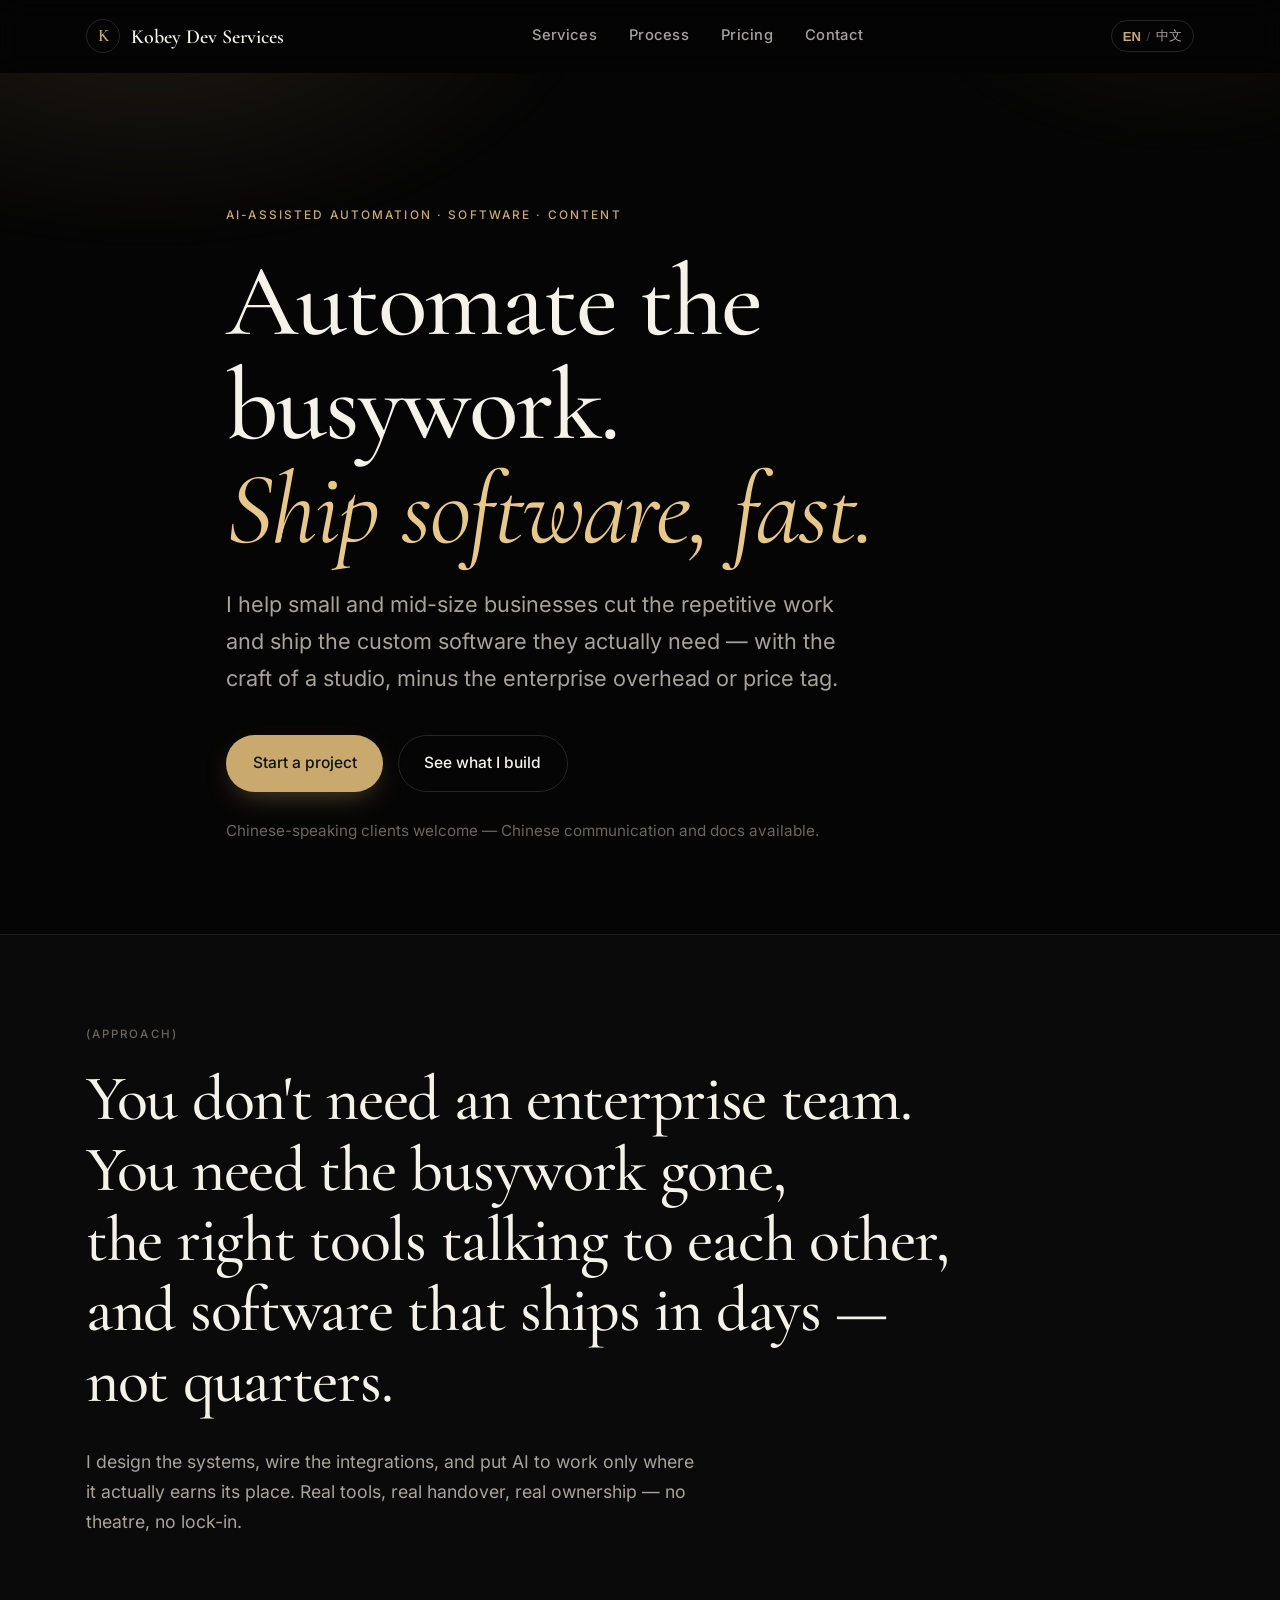
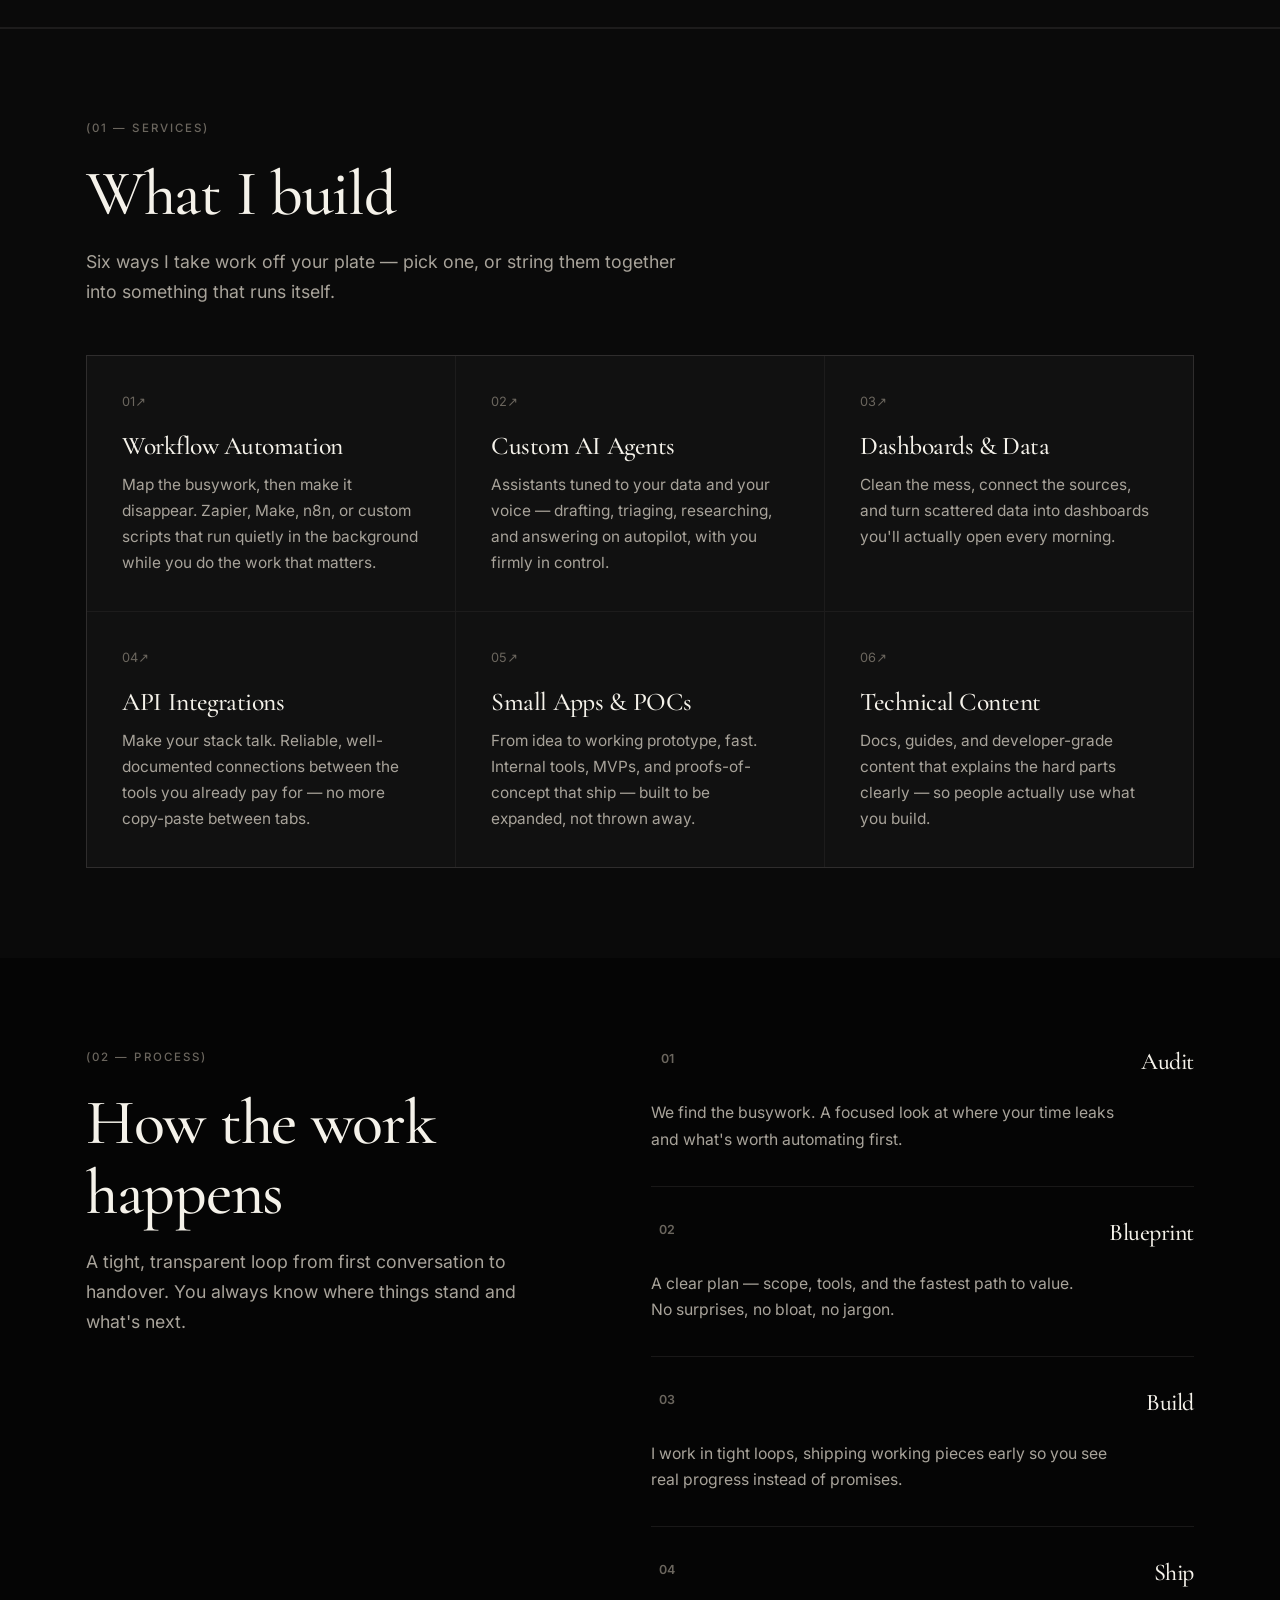
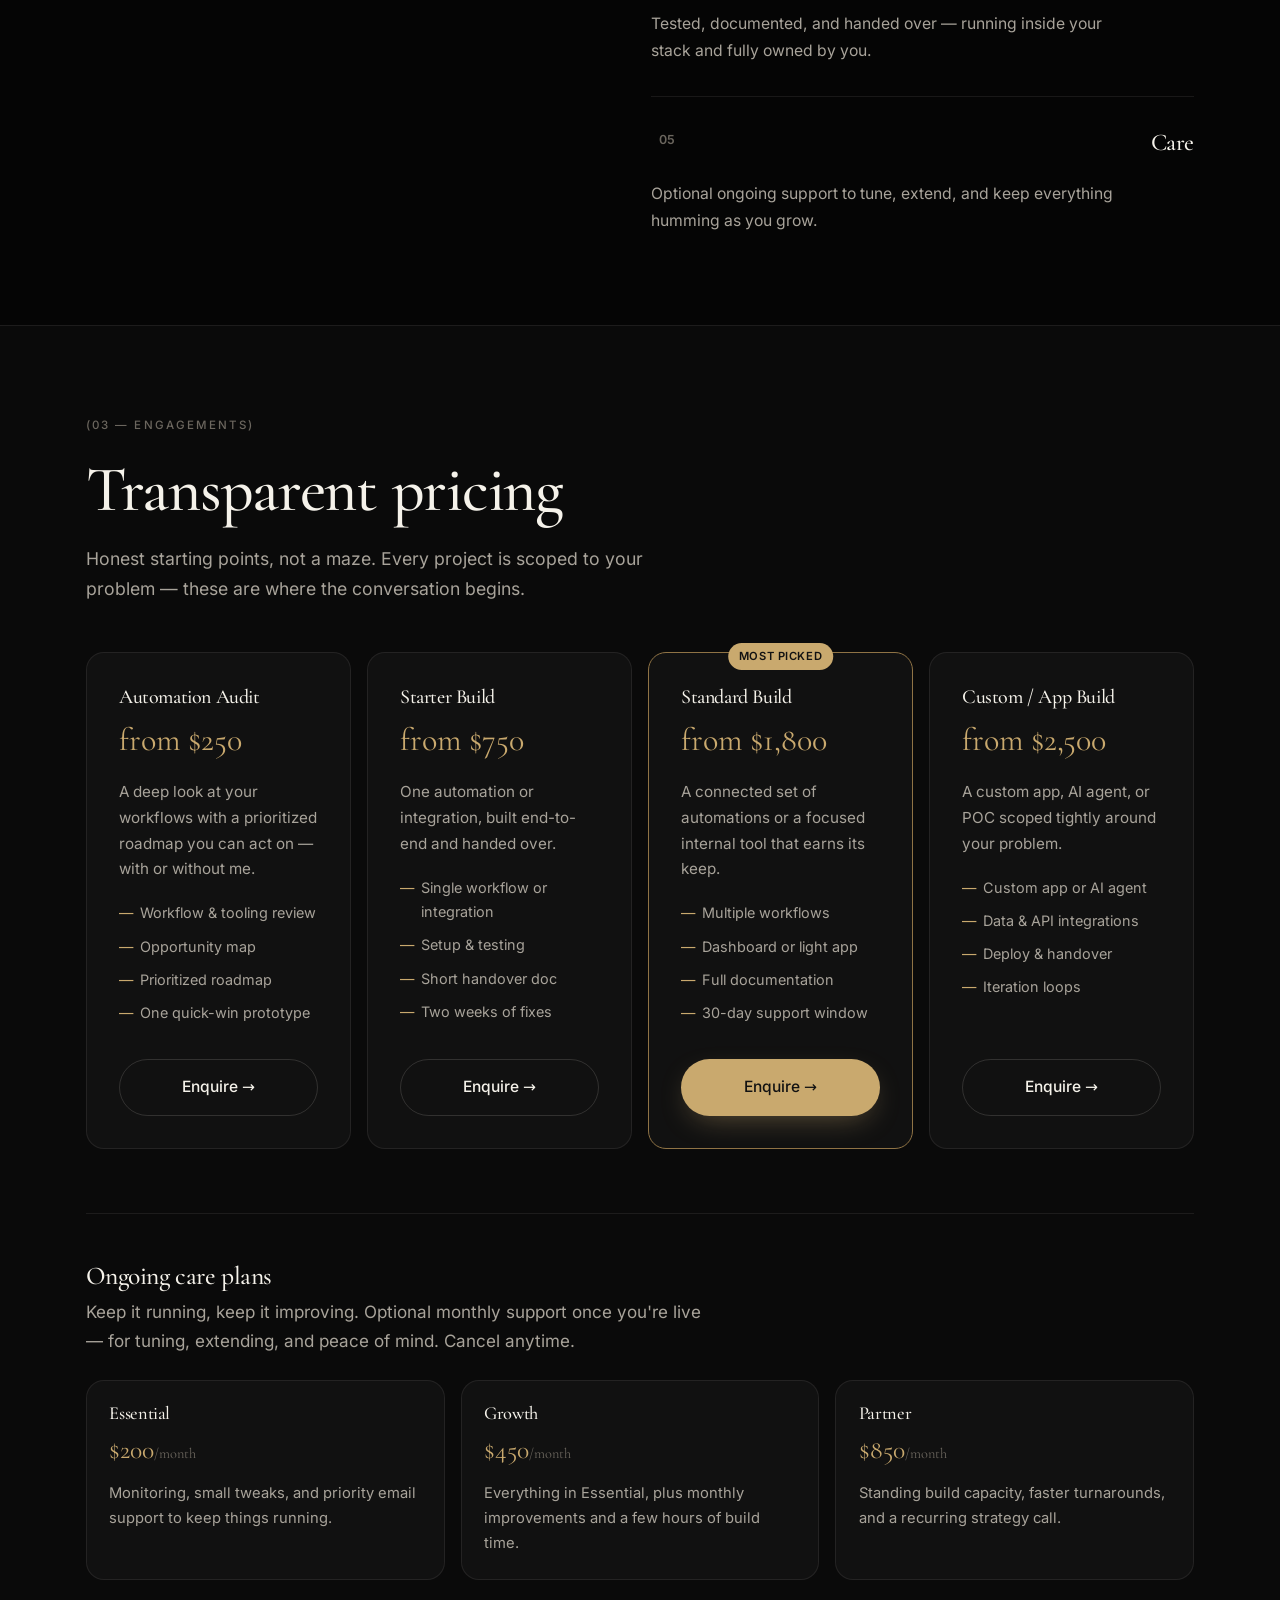
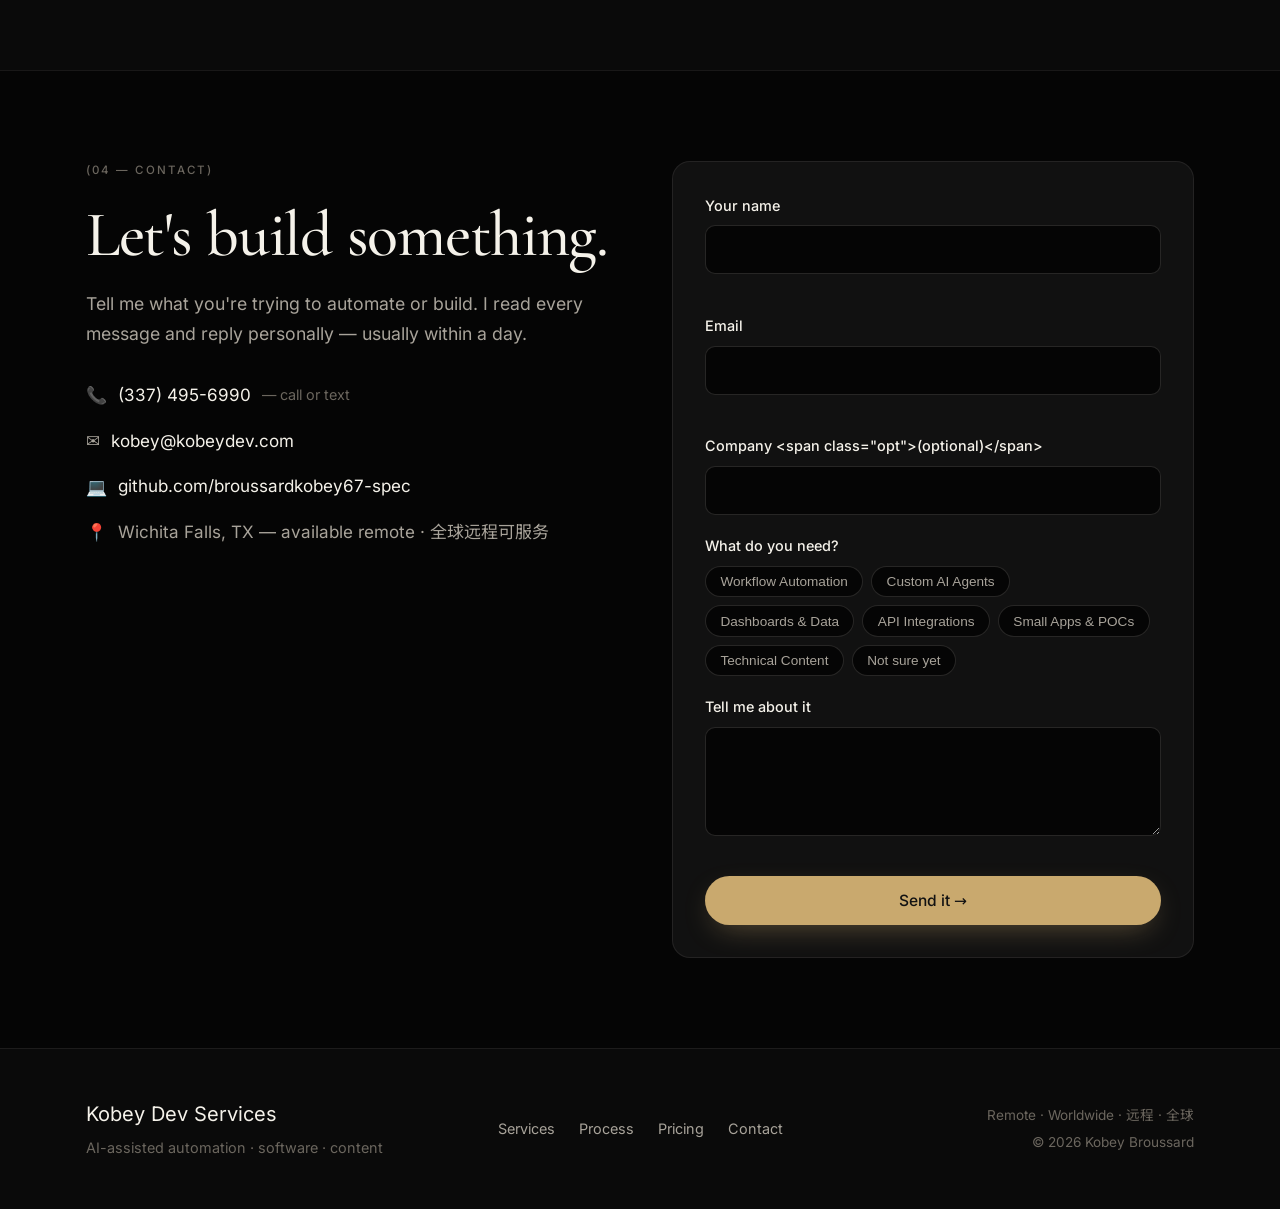
<file: index.html>
<!DOCTYPE html>
<html lang="en">
<head>
  <meta charset="UTF-8" />
  <meta name="viewport" content="width=device-width, initial-scale=1.0" />
  <script>
    /* Canonical-domain redirect: send the Firebase default domains to kobeydev.com.
       Exact host match leaves preview channels (kobeydev--*.web.app) and the apex untouched. */
    (function () {
      var h = location.hostname;
      if (h === "kobeydev.web.app" || h === "kobeydev.firebaseapp.com") {
        location.replace("https://kobeydev.com" + location.pathname + location.search + location.hash);
      }
    })();
  </script>
  <title>Kobey Dev Services — Automate the busywork. Ship software, fast.</title>
  <meta name="description" content="Kobey Dev Services — AI-assisted automation, custom software, and content operations for small and mid-size businesses. Serving US and Chinese-speaking clients." />
  <meta name="author" content="Kobey Broussard" />
  <meta name="keywords" content="web developer, AI automation, AI agents, business websites, freelance developer, workflow automation, Chinese developer, bilingual developer, Python, JavaScript, Wichita Falls TX" />
  <meta name="robots" content="index, follow, max-image-preview:large" />
  <meta name="theme-color" content="#050505" />
  <link rel="canonical" href="https://kobeydev.com/" />

  <!-- Hreflang -->
  <link rel="alternate" hreflang="en" href="https://kobeydev.com/?lang=en" />
  <link rel="alternate" hreflang="zh" href="https://kobeydev.com/?lang=zh" />
  <link rel="alternate" hreflang="x-default" href="https://kobeydev.com/" />

  <!-- Open Graph -->
  <meta property="og:title" content="Kobey Dev Services — Automate the busywork. Ship software, fast." />
  <meta property="og:description" content="AI-assisted automation, custom software, and content operations for small and mid-size businesses. Serving US and Chinese-speaking clients." />
  <meta property="og:type" content="website" />
  <meta property="og:url" content="https://kobeydev.com/" />
  <meta property="og:site_name" content="Kobey Dev Services" />
  <meta property="og:locale" content="en_US" />
  <meta property="og:image" content="https://kobeydev.com/assets/og-image.png" />
  <meta property="og:image:width" content="1200" />
  <meta property="og:image:height" content="630" />
  <meta property="og:image:alt" content="Kobey Dev Services — websites, automation & AI agents that do real work." />

  <!-- Twitter Card -->
  <meta name="twitter:card" content="summary_large_image" />
  <meta name="twitter:title" content="Kobey Dev Services — Automate the busywork. Ship software, fast." />
  <meta name="twitter:description" content="AI-assisted automation, custom software, and content operations for small and mid-size businesses." />
  <meta name="twitter:image" content="https://kobeydev.com/assets/og-image.png" />

  <link rel="icon" href="assets/favicon.svg" type="image/svg+xml" />
  <link rel="apple-touch-icon" href="assets/apple-touch-icon.png" />

  <!-- Fonts: self-hosted Latin fonts inlined to remove a render-blocking request; Chinese fonts loaded only when language is zh -->
  <style>
    /* Self-hosted Latin fonts (OFL-licensed). */
    @font-face {
      font-family: 'Cormorant Garamond';
      font-style: italic;
      font-weight: 400;
      font-display: swap;
      src: url('assets/fonts/cormorant-italic-subset.woff2') format('woff2');
      unicode-range: U+21-22, U+24-29, U+2c-3b, U+3f-5b, U+5d, U+61-7a, U+b7, U+2013-2014;
    }
    @font-face {
      font-family: 'Cormorant Garamond';
      font-style: normal;
      font-weight: 400;
      font-display: swap;
      src: url('assets/fonts/cormorant-normal-subset.woff2') format('woff2');
      unicode-range: U+21-22, U+24-29, U+2c-3b, U+3f-5b, U+5d, U+61-7a, U+b7, U+2013-2014;
    }
    @font-face {
      font-family: 'Cormorant Garamond';
      font-style: normal;
      font-weight: 500;
      font-display: swap;
      src: url('assets/fonts/cormorant-normal-subset.woff2') format('woff2');
      unicode-range: U+21-22, U+24-29, U+2c-3b, U+3f-5b, U+5d, U+61-7a, U+b7, U+2013-2014;
    }
    @font-face {
      font-family: 'Cormorant Garamond';
      font-style: normal;
      font-weight: 600;
      font-display: swap;
      src: url('assets/fonts/cormorant-normal-subset.woff2') format('woff2');
      unicode-range: U+21-22, U+24-29, U+2c-3b, U+3f-5b, U+5d, U+61-7a, U+b7, U+2013-2014;
    }
    @font-face {
      font-family: 'Cormorant Garamond';
      font-style: normal;
      font-weight: 700;
      font-display: swap;
      src: url('assets/fonts/cormorant-normal-subset.woff2') format('woff2');
      unicode-range: U+21-22, U+24-29, U+2c-3b, U+3f-5b, U+5d, U+61-7a, U+b7, U+2013-2014;
    }
    @font-face {
      font-family: 'Inter';
      font-style: normal;
      font-weight: 400;
      font-display: swap;
      src: url('assets/fonts/UcC73FwrK3iLTeHuS_nVMrMxCp50SjIa1ZL7.woff2') format('woff2');
      unicode-range: U+0000-00FF, U+0131, U+0152-0153, U+02BB-02BC, U+02C6, U+02DA, U+02DC, U+0304, U+0308, U+0329, U+2000-206F, U+20AC, U+2122, U+2191, U+2193, U+2212, U+2215, U+FEFF, U+FFFD;
    }
    @font-face {
      font-family: 'Inter';
      font-style: normal;
      font-weight: 500;
      font-display: swap;
      src: url('assets/fonts/UcC73FwrK3iLTeHuS_nVMrMxCp50SjIa1ZL7.woff2') format('woff2');
      unicode-range: U+0000-00FF, U+0131, U+0152-0153, U+02BB-02BC, U+02C6, U+02DA, U+02DC, U+0304, U+0308, U+0329, U+2000-206F, U+20AC, U+2122, U+2191, U+2193, U+2212, U+2215, U+FEFF, U+FFFD;
    }
    @font-face {
      font-family: 'Inter';
      font-style: normal;
      font-weight: 600;
      font-display: swap;
      src: url('assets/fonts/UcC73FwrK3iLTeHuS_nVMrMxCp50SjIa1ZL7.woff2') format('woff2');
      unicode-range: U+0000-00FF, U+0131, U+0152-0153, U+02BB-02BC, U+02C6, U+02DA, U+02DC, U+0304, U+0308, U+0329, U+2000-206F, U+20AC, U+2122, U+2191, U+2193, U+2212, U+2215, U+FEFF, U+FFFD;
    }
    /* Self-hosted Simplified-Chinese subset (variable wght). China-safe — no Google/CDN.
       unicode-range scopes the download to CJK, so English pages never fetch it. */
    @font-face {
      font-family: 'Noto Sans SC';
      font-style: normal;
      font-weight: 400 700;
      font-display: swap;
      src: url('assets/fonts/noto-sans-sc-subset.woff2') format('woff2');
      unicode-range: U+3000-303F, U+4E00-9FFF, U+FF00-FFEF, U+00B7, U+2018-201F, U+2026;
    }
    @font-face {
      font-family: 'Noto Serif SC';
      font-style: normal;
      font-weight: 400 700;
      font-display: swap;
      src: url('assets/fonts/noto-serif-sc-subset.woff2') format('woff2');
      unicode-range: U+3000-303F, U+4E00-9FFF, U+FF00-FFEF, U+00B7, U+2018-201F, U+2026;
    }
  </style>
  <link rel="preload" as="font" href="assets/fonts/cormorant-normal-subset.woff2" type="font/woff2" crossorigin />
  <!-- Chinese fonts are self-hosted above (@font-face, CJK unicode-range) — they load
       automatically only when Chinese is rendered. No external font CDN (China-safe). -->

  <link rel="stylesheet" href="css/site.css?v=20260618b" />
  <link rel="stylesheet" href="css/cursor.css?v=20260619a" />
  <script>document.documentElement.classList.add("js");</script>

  <script type="application/ld+json">
  {
    "@context": "https://schema.org",
    "@graph": [
      {
        "@type": "ProfessionalService",
        "@id": "https://kobeydev.com/#business",
        "name": "Kobey Dev Services",
        "description": "AI-assisted automation, custom software, and content operations for small and mid-size businesses. Serving US and Chinese-speaking clients.",
        "url": "https://kobeydev.com/",
        "image": "https://kobeydev.com/assets/og-image.png",
        "telephone": "+1-337-495-6990",
        "email": "kobey@kobeydev.com",
        "priceRange": "$$",
        "areaServed": [{"@type": "Country", "name": "United States"}, {"@type": "Country", "name": "China"}],
        "address": {
          "@type": "PostalAddress",
          "addressLocality": "Wichita Falls",
          "addressRegion": "TX",
          "addressCountry": "US"
        },
        "founder": {"@id": "https://kobeydev.com/#kobey"},
        "knowsAbout": ["Web Development", "Workflow Automation", "AI Agents", "Python", "JavaScript", "Lead Generation", "Web Scraping", "Dashboards", "Technical Writing", "API Integrations"],
        "makesOffer": [
          {"@type": "Offer", "itemOffered": {"@type": "Service", "name": "Workflow Automation"}},
          {"@type": "Offer", "itemOffered": {"@type": "Service", "name": "Custom AI Agents"}},
          {"@type": "Offer", "itemOffered": {"@type": "Service", "name": "Dashboards & Data"}},
          {"@type": "Offer", "itemOffered": {"@type": "Service", "name": "API Integrations"}},
          {"@type": "Offer", "itemOffered": {"@type": "Service", "name": "Small Apps & POCs"}},
          {"@type": "Offer", "itemOffered": {"@type": "Service", "name": "Technical Content"}}
        ]
      },
      {
        "@type": "Person",
        "@id": "https://kobeydev.com/#kobey",
        "name": "Kobey Broussard",
        "jobTitle": "AI Automation & Full-Stack Developer",
        "url": "https://kobeydev.com/",
        "worksFor": {"@id": "https://kobeydev.com/#business"},
        "knowsLanguage": ["en", "zh"],
        "address": {
          "@type": "PostalAddress",
          "addressLocality": "Wichita Falls",
          "addressRegion": "TX",
          "addressCountry": "US"
        },
        "sameAs": [
          "https://github.com/broussardkobey67-spec",
          "https://gitlab.com/broussardkobey67",
          "https://me.developers.google.com/u/116492041557080639666"
        ]
      }
    ]
  }
  </script>
</head>
<body>
  <a class="skip-link" href="#main" data-i18n="skipLink">Skip to content</a>

  <header class="site-header" id="top">
    <div class="container nav-bar">
      <a class="brand" href="#top" aria-label="Kobey Dev Services home">
        <span class="brand-mark" aria-hidden="true">K</span>
        <span class="brand-name">Kobey Dev Services</span>
      </a>
      <nav id="nav-menu" class="nav-menu" aria-label="Primary">
        <a href="#services" data-i18n="navServices">Services</a>
        <a href="#process" data-i18n="navProcess">Process</a>
        <a href="#pricing" data-i18n="navPricing">Pricing</a>
        <a href="#contact" data-i18n="navContact">Contact</a>
      </nav>
      <div class="header-actions">
        <button class="lang-toggle" id="lang-toggle" aria-label="Switch language" type="button">
          <span class="lang-option active" data-lang="en">EN</span>
          <span class="lang-divider">/</span>
          <span class="lang-option" data-lang="zh">中文</span>
        </button>
        <button class="nav-toggle" aria-expanded="false" aria-controls="nav-menu" aria-label="Open menu" type="button">
          <span></span><span></span><span></span>
        </button>
      </div>
    </div>
  </header>

  <main id="main">
    <!-- HERO -->
    <section class="hero" id="hero">
      <div class="hero-glow" aria-hidden="true"></div>
      <div class="container hero-inner">
        <p class="eyebrow reveal in" data-i18n="heroEyebrow">AI-assisted automation · software · content</p>
        <h1 class="hero-title reveal in">
          <span data-i18n="heroTitle1">Automate the busywork.</span><br />
          <em data-i18n="heroTitle2">Ship software, fast.</em>
        </h1>
        <p class="hero-lead reveal in" data-i18n="heroLead">I help small and mid-size businesses cut the repetitive work and ship the custom software they actually need — with the craft of a studio, minus the enterprise overhead or price tag.</p>
        <div class="hero-actions reveal in">
          <a class="btn btn-primary" href="#contact" data-i18n="ctaPrimary">Start a project</a>
          <a class="btn btn-ghost" href="#services" data-i18n="ctaSecondary">See what I build</a>
        </div>
        <p class="hero-note reveal in" data-i18n="heroNote">Chinese-speaking clients welcome — Chinese communication and docs available.</p>
      </div>
    </section>

    <!-- APPROACH -->
    <section class="section section-approach" id="approach">
      <div class="container">
        <p class="section-label reveal" data-i18n="approachLabel">(Approach)</p>
        <h2 class="section-title reveal">
          <span data-i18n="approachLine1">You don't need an enterprise team.</span>
          <span data-i18n="approachLine2">You need the busywork gone,</span>
          <span data-i18n="approachLine3">the right tools talking to each other,</span>
          <span data-i18n="approachLine4">and software that ships in days —</span>
          <span data-i18n="approachLine5">not quarters.</span>
        </h2>
        <p class="section-body reveal" data-i18n="approachBody">I design the systems, wire the integrations, and put AI to work only where it actually earns its place. Real tools, real handover, real ownership — no theatre, no lock-in.</p>
      </div>
    </section>

    <!-- SERVICES -->
    <section class="section section-services" id="services">
      <div class="container">
        <p class="section-label reveal" data-i18n="servicesLabel">(01 — Services)</p>
        <h2 class="section-title reveal" data-i18n="servicesTitle">What I build</h2>
        <p class="section-subtitle reveal" data-i18n="servicesSubtitle">Six ways I take work off your plate — pick one, or string them together into something that runs itself.</p>

        <div class="service-grid">
          <article class="service-card reveal">
            <span class="service-num">01↗</span>
            <h3 data-i18n="svc1Title">Workflow Automation</h3>
            <p data-i18n="svc1Desc">Map the busywork, then make it disappear. Zapier, Make, n8n, or custom scripts that run quietly in the background while you do the work that matters.</p>
          </article>
          <article class="service-card reveal">
            <span class="service-num">02↗</span>
            <h3 data-i18n="svc2Title">Custom AI Agents</h3>
            <p data-i18n="svc2Desc">Assistants tuned to your data and your voice — drafting, triaging, researching, and answering on autopilot, with you firmly in control.</p>
          </article>
          <article class="service-card reveal">
            <span class="service-num">03↗</span>
            <h3 data-i18n="svc3Title">Dashboards &amp; Data</h3>
            <p data-i18n="svc3Desc">Clean the mess, connect the sources, and turn scattered data into dashboards you'll actually open every morning.</p>
          </article>
          <article class="service-card reveal">
            <span class="service-num">04↗</span>
            <h3 data-i18n="svc4Title">API Integrations</h3>
            <p data-i18n="svc4Desc">Make your stack talk. Reliable, well-documented connections between the tools you already pay for — no more copy-paste between tabs.</p>
          </article>
          <article class="service-card reveal">
            <span class="service-num">05↗</span>
            <h3 data-i18n="svc5Title">Small Apps &amp; POCs</h3>
            <p data-i18n="svc5Desc">From idea to working prototype, fast. Internal tools, MVPs, and proofs-of-concept that ship — built to be expanded, not thrown away.</p>
          </article>
          <article class="service-card reveal">
            <span class="service-num">06↗</span>
            <h3 data-i18n="svc6Title">Technical Content</h3>
            <p data-i18n="svc6Desc">Docs, guides, and developer-grade content that explains the hard parts clearly — so people actually use what you build.</p>
          </article>
        </div>
      </div>
    </section>

    <!-- PROCESS -->
    <section class="section section-process" id="process">
      <div class="container process-grid">
        <div class="process-intro">
          <p class="section-label reveal" data-i18n="processLabel">(02 — Process)</p>
          <h2 class="section-title reveal" data-i18n="processTitle">How the work happens</h2>
          <p class="section-subtitle reveal" data-i18n="processSubtitle">A tight, transparent loop from first conversation to handover. You always know where things stand and what's next.</p>
        </div>
        <ol class="process-steps">
          <li class="reveal">
            <span class="step-num">01</span>
            <h3 data-i18n="step1Title">Audit</h3>
            <p data-i18n="step1Desc">We find the busywork. A focused look at where your time leaks and what's worth automating first.</p>
          </li>
          <li class="reveal">
            <span class="step-num">02</span>
            <h3 data-i18n="step2Title">Blueprint</h3>
            <p data-i18n="step2Desc">A clear plan — scope, tools, and the fastest path to value. No surprises, no bloat, no jargon.</p>
          </li>
          <li class="reveal">
            <span class="step-num">03</span>
            <h3 data-i18n="step3Title">Build</h3>
            <p data-i18n="step3Desc">I work in tight loops, shipping working pieces early so you see real progress instead of promises.</p>
          </li>
          <li class="reveal">
            <span class="step-num">04</span>
            <h3 data-i18n="step4Title">Ship</h3>
            <p data-i18n="step4Desc">Tested, documented, and handed over — running inside your stack and fully owned by you.</p>
          </li>
          <li class="reveal">
            <span class="step-num">05</span>
            <h3 data-i18n="step5Title">Care</h3>
            <p data-i18n="step5Desc">Optional ongoing support to tune, extend, and keep everything humming as you grow.</p>
          </li>
        </ol>
      </div>
    </section>

    <!-- PRICING -->
    <section class="section section-pricing" id="pricing">
      <div class="container">
        <p class="section-label reveal" data-i18n="pricingLabel">(03 — Engagements)</p>
        <h2 class="section-title reveal" data-i18n="pricingTitle">Transparent pricing</h2>
        <p class="section-subtitle reveal" data-i18n="pricingSubtitle">Honest starting points, not a maze. Every project is scoped to your problem — these are where the conversation begins.</p>

        <div class="pricing-grid">
          <article class="pricing-card reveal">
            <h3 data-i18n="pkg1Title">Automation Audit</h3>
            <p class="price" data-i18n="pkg1Price">from $250</p>
            <p data-i18n="pkg1Desc">A deep look at your workflows with a prioritized roadmap you can act on — with or without me.</p>
            <ul>
              <li data-i18n="pkg1Item1">Workflow &amp; tooling review</li>
              <li data-i18n="pkg1Item2">Opportunity map</li>
              <li data-i18n="pkg1Item3">Prioritized roadmap</li>
              <li data-i18n="pkg1Item4">One quick-win prototype</li>
            </ul>
            <a class="btn btn-block btn-ghost" href="#contact" data-i18n="enquire">Enquire →</a>
          </article>

          <article class="pricing-card reveal">
            <h3 data-i18n="pkg2Title">Starter Build</h3>
            <p class="price" data-i18n="pkg2Price">from $750</p>
            <p data-i18n="pkg2Desc">One automation or integration, built end-to-end and handed over.</p>
            <ul>
              <li data-i18n="pkg2Item1">Single workflow or integration</li>
              <li data-i18n="pkg2Item2">Setup &amp; testing</li>
              <li data-i18n="pkg2Item3">Short handover doc</li>
              <li data-i18n="pkg2Item4">Two weeks of fixes</li>
            </ul>
            <a class="btn btn-block btn-ghost" href="#contact" data-i18n="enquire">Enquire →</a>
          </article>

          <article class="pricing-card reveal popular">
            <span class="popular-badge" data-i18n="mostPicked">Most picked</span>
            <h3 data-i18n="pkg3Title">Standard Build</h3>
            <p class="price" data-i18n="pkg3Price">from $1,800</p>
            <p data-i18n="pkg3Desc">A connected set of automations or a focused internal tool that earns its keep.</p>
            <ul>
              <li data-i18n="pkg3Item1">Multiple workflows</li>
              <li data-i18n="pkg3Item2">Dashboard or light app</li>
              <li data-i18n="pkg3Item3">Full documentation</li>
              <li data-i18n="pkg3Item4">30-day support window</li>
            </ul>
            <a class="btn btn-block btn-primary" href="#contact" data-i18n="enquire">Enquire →</a>
          </article>

          <article class="pricing-card reveal">
            <h3 data-i18n="pkg4Title">Custom / App Build</h3>
            <p class="price" data-i18n="pkg4Price">from $2,500</p>
            <p data-i18n="pkg4Desc">A custom app, AI agent, or POC scoped tightly around your problem.</p>
            <ul>
              <li data-i18n="pkg4Item1">Custom app or AI agent</li>
              <li data-i18n="pkg4Item2">Data &amp; API integrations</li>
              <li data-i18n="pkg4Item3">Deploy &amp; handover</li>
              <li data-i18n="pkg4Item4">Iteration loops</li>
            </ul>
            <a class="btn btn-block btn-ghost" href="#contact" data-i18n="enquire">Enquire →</a>
          </article>
        </div>

        <div class="care-plans reveal">
          <h3 data-i18n="careTitle">Ongoing care plans</h3>
          <p data-i18n="careSubtitle">Keep it running, keep it improving. Optional monthly support once you're live — for tuning, extending, and peace of mind. Cancel anytime.</p>
          <div class="care-grid">
            <div class="care-card">
              <h4 data-i18n="care1Title">Essential</h4>
              <p class="price" data-i18n="care1Price">$200<span>/month</span></p>
              <p data-i18n="care1Desc">Monitoring, small tweaks, and priority email support to keep things running.</p>
            </div>
            <div class="care-card">
              <h4 data-i18n="care2Title">Growth</h4>
              <p class="price" data-i18n="care2Price">$450<span>/month</span></p>
              <p data-i18n="care2Desc">Everything in Essential, plus monthly improvements and a few hours of build time.</p>
            </div>
            <div class="care-card">
              <h4 data-i18n="care3Title">Partner</h4>
              <p class="price" data-i18n="care3Price">$850<span>/month</span></p>
              <p data-i18n="care3Desc">Standing build capacity, faster turnarounds, and a recurring strategy call.</p>
            </div>
          </div>
        </div>
      </div>
    </section>

    <!-- CONTACT -->
    <section class="section section-contact" id="contact">
      <div class="container contact-grid">
        <div class="contact-copy">
          <p class="section-label reveal" data-i18n="contactLabel">(04 — Contact)</p>
          <h2 class="section-title reveal" data-i18n="contactTitle">Let's build something.</h2>
          <p class="section-subtitle reveal" data-i18n="contactSubtitle">Tell me what you're trying to automate or build. I read every message and reply personally — usually within a day.</p>

          <ul class="contact-list reveal">
            <li><span aria-hidden="true">📞</span> <a href="tel:+13374956990">(337) 495-6990</a> <em data-i18n="callOrText">— call or text</em></li>
            <li><span aria-hidden="true">✉️</span> <a href="mailto:kobey@kobeydev.com">kobey@kobeydev.com</a></li>
            <li><span aria-hidden="true">💻</span> <a href="https://github.com/broussardkobey67-spec" target="_blank" rel="noopener">github.com/broussardkobey67-spec</a></li>
            <li><span aria-hidden="true">📍</span> <span data-i18n="location">Wichita Falls, TX — available remote · 全球远程可服务</span></li>
          </ul>
        </div>

        <form class="contact-form reveal" novalidate>
          <div class="field">
            <label for="name" data-i18n="labelName">Your name</label>
            <input id="name" name="name" type="text" autocomplete="name" required />
            <small class="error" data-for="name"></small>
          </div>
          <div class="field">
            <label for="email" data-i18n="labelEmail">Email</label>
            <input id="email" name="email" type="email" autocomplete="email" required />
            <small class="error" data-for="email"></small>
          </div>
          <div class="field">
            <label for="company" data-i18n="labelCompany">Company <span class="opt">(optional)</span></label>
            <input id="company" name="company" type="text" autocomplete="organization" />
          </div>
          <div class="field">
            <label for="need" data-i18n="labelNeed">What do you need?</label>
            <div class="need-options" role="group" aria-label="Service needs">
              <button type="button" class="need-chip" data-value="workflow" data-i18n="needWorkflow">Workflow Automation</button>
              <button type="button" class="need-chip" data-value="ai" data-i18n="needAI">Custom AI Agents</button>
              <button type="button" class="need-chip" data-value="dashboard" data-i18n="needDashboard">Dashboards &amp; Data</button>
              <button type="button" class="need-chip" data-value="integration" data-i18n="needIntegration">API Integrations</button>
              <button type="button" class="need-chip" data-value="app" data-i18n="needApp">Small Apps &amp; POCs</button>
              <button type="button" class="need-chip" data-value="content" data-i18n="needContent">Technical Content</button>
              <button type="button" class="need-chip" data-value="not-sure" data-i18n="needNotSure">Not sure yet</button>
            </div>
            <input type="hidden" name="needs" id="needs-input" />
          </div>
          <div class="field">
            <label for="message" data-i18n="labelMessage">Tell me about it</label>
            <textarea id="message" name="message" rows="4" required></textarea>
            <small class="error" data-for="message"></small>
          </div>
          <button class="btn btn-block btn-primary" type="submit" data-i18n="sendBtn">Send it →</button>
          <p class="form-note" data-form-note hidden></p>
        </form>
      </div>
    </section>
  </main>

  <footer class="site-footer">
    <div class="container footer-grid">
      <div>
        <span class="brand-name">Kobey Dev Services</span>
        <p class="footer-tag" data-i18n="footerTag">AI-assisted automation · software · content</p>
      </div>
      <nav aria-label="Footer">
        <a href="#services" data-i18n="navServices">Services</a>
        <a href="#process" data-i18n="navProcess">Process</a>
        <a href="#pricing" data-i18n="navPricing">Pricing</a>
        <a href="#contact" data-i18n="navContact">Contact</a>
      </nav>
      <div class="footer-meta">
        <p data-i18n="footerMeta">Remote · Worldwide · 远程 · 全球</p>
        <p class="copyright">© <span data-year>2026</span> Kobey Broussard</p>
      </div>
    </div>
  </footer>

  <script type="module" src="js/firebase-form.js"></script>
  <script src="js/site.js" defer></script>
  <script src="js/cursor.js?v=20260619a" defer></script>
</body>
</html>
</file>
<file: css/site.css>
/* ============================================================
   Kobey Dev Services — Emergent-inspired, bilingual, fast.
   Dark editorial canvas, gold accent, serif/sans pairing.
   ============================================================ */

:root {
  --bg:          #050505;
  --bg-2:        #0a0a0a;
  --surface:     #111111;
  --surface-2:   #1a1a1a;
  --surface-3:   #222222;

  --ink:         #f5f2ea;
  --muted:       #a8a39a;
  --faint:       #6b665e;

  --accent:      #c9a96e;
  --accent-2:    #e8c78a;
  --accent-dark: #8f7345;

  --line:        rgba(245, 242, 234, 0.08);
  --line-2:      rgba(245, 242, 234, 0.14);

  --r:           14px;
  --r-lg:        18px;
  --r-pill:      999px;

  --shadow:      0 24px 60px -24px rgba(0,0,0,0.85);
  --glow:        0 0 80px -20px rgba(201, 169, 110, 0.22);

  --font-display: "Cormorant Garamond", "Noto Serif SC", Georgia, serif;
  --font-body:    "Inter", "Noto Sans SC", system-ui, -apple-system, BlinkMacSystemFont, "Segoe UI", Roboto, sans-serif;

  --container:   1180px;
  --pad:         clamp(1.1rem, 4.5vw, 2.25rem);
}

* { margin: 0; box-sizing: border-box; }
[hidden] { display: none !important; }

html {
  scroll-behavior: smooth;
  overflow-x: clip;
  -webkit-text-size-adjust: 100%;
}

body {
  background: var(--bg);
  color: var(--ink);
  font-family: var(--font-body);
  font-size: 17px;
  line-height: 1.7;
  -webkit-font-smoothing: antialiased;
  text-rendering: optimizeLegibility;
  overflow-x: clip;
}

:lang(zh) body { line-height: 1.8; }
:lang(zh) h1, :lang(zh) h2, :lang(zh) h3 { letter-spacing: 0.02em; }

img { max-width: 100%; display: block; }
a { color: inherit; text-decoration: none; }

h1, h2, h3, h4 {
  font-family: var(--font-display);
  font-weight: 500;
  line-height: 1.1;
  letter-spacing: -0.02em;
}

:lang(zh) h1, :lang(zh) h2, :lang(zh) h3, :lang(zh) h4 { font-weight: 600; }

.container {
  width: 100%;
  max-width: var(--container);
  margin-inline: auto;
  padding-inline: var(--pad);
}

.visually-hidden {
  position: absolute; width: 1px; height: 1px; padding: 0; margin: -1px;
  overflow: hidden; clip: rect(0 0 0 0); white-space: nowrap; border: 0;
}

.skip-link {
  position: absolute; left: 50%; top: -60px; transform: translateX(-50%);
  background: var(--ink); color: var(--bg); padding: 10px 18px; border-radius: 0 0 12px 12px;
  font-weight: 600; z-index: 200; transition: top .2s ease;
}
.skip-link:focus { top: 0; }

/* ---------- buttons ---------- */
.btn {
  display: inline-flex; align-items: center; justify-content: center; gap: .4em;
  font-family: var(--font-body); font-weight: 500; font-size: 0.97rem;
  padding: 0.9rem 1.6rem; border-radius: var(--r-pill); border: 1px solid transparent;
  cursor: pointer; transition: transform .18s ease, box-shadow .18s ease, background .18s ease, border-color .18s ease;
  white-space: nowrap;
}
.btn:hover { transform: translateY(-2px); }
.btn:active { transform: translateY(0); }
.btn:focus-visible { outline: 2px solid var(--accent); outline-offset: 3px; }

.btn-primary {
  background: var(--accent); color: #121212;
  box-shadow: 0 10px 30px -10px rgba(201, 169, 110, 0.45);
}
.btn-primary:hover { background: var(--accent-2); box-shadow: 0 14px 36px -12px rgba(201, 169, 110, 0.6); }

.btn-ghost {
  background: transparent; color: var(--ink); border-color: var(--line-2);
}
.btn-ghost:hover { border-color: var(--accent); background: rgba(201, 169, 110, 0.08); }

.btn-block { width: 100%; }

/* ---------- header ---------- */
.site-header {
  position: sticky; top: 0; z-index: 100;
  backdrop-filter: blur(14px); -webkit-backdrop-filter: blur(14px);
  background: rgba(5, 5, 5, 0.78);
  border-bottom: 1px solid transparent;
  transition: border-color .3s ease, background .3s ease;
}
.site-header.scrolled { border-bottom-color: var(--line); background: rgba(5, 5, 5, 0.92); }

.nav-bar {
  display: flex; align-items: center; justify-content: space-between;
  min-height: 72px; gap: 1rem;
}

.brand {
  display: inline-flex; align-items: center; gap: .7rem;
  font-family: var(--font-display); font-weight: 600;
}
.brand-mark {
  width: 34px; height: 34px; display: grid; place-items: center;
  border: 1px solid var(--line-2); border-radius: 50%;
  font-size: 1.1rem; color: var(--accent);
}
.brand-name { font-size: 1.25rem; }

.nav-menu { display: flex; align-items: center; gap: 2rem; }
.nav-menu a {
  color: var(--muted); font-size: 0.92rem; font-weight: 500;
  letter-spacing: 0.02em; transition: color .15s ease;
}
.nav-menu a:hover { color: var(--ink); }

.header-actions { display: flex; align-items: center; gap: 1rem; }

.lang-toggle {
  display: inline-flex; align-items: center; gap: .35rem;
  background: transparent; border: 1px solid var(--line-2); border-radius: var(--r-pill);
  padding: 0.35rem 0.7rem; color: var(--muted); font-size: 0.82rem; cursor: pointer;
  transition: border-color .2s ease, color .2s ease;
}
.lang-toggle:hover { border-color: var(--accent); color: var(--ink); }
.lang-option { transition: color .2s ease; }
.lang-option.active { color: var(--accent); font-weight: 600; }
.lang-divider { opacity: 0.4; }

.nav-toggle {
  display: none; flex-direction: column; gap: 5px; background: none; border: 0;
  cursor: pointer; padding: 8px;
}
.nav-toggle span { width: 24px; height: 2px; background: var(--ink); border-radius: 2px; transition: .25s ease; }
.nav-toggle[aria-expanded="true"] span:nth-child(1) { transform: translateY(7px) rotate(45deg); }
.nav-toggle[aria-expanded="true"] span:nth-child(2) { opacity: 0; }
.nav-toggle[aria-expanded="true"] span:nth-child(3) { transform: translateY(-7px) rotate(-45deg); }

/* ---------- hero ---------- */
.hero {
  position: relative; min-height: 90vh;
  padding: clamp(5rem, 14vh, 10rem) 0 clamp(4rem, 10vh, 7rem);
  overflow: clip;
}
.hero-glow {
  position: absolute; inset: -20% -10% auto -10%; height: 80vh; pointer-events: none; z-index: 0;
  background:
    radial-gradient(700px 420px at 18% 10%, rgba(201, 169, 110, 0.14), transparent 65%),
    radial-gradient(500px 360px at 85% 5%, rgba(232, 199, 138, 0.08), transparent 60%);
  filter: blur(10px);
}
.hero-inner { position: relative; z-index: 1; max-width: 900px; }

.eyebrow {
  display: inline-block; font-family: var(--font-body); font-weight: 500;
  text-transform: uppercase; letter-spacing: 0.18em; font-size: 0.74rem;
  color: var(--accent); margin-bottom: 1.4rem;
}
:lang(zh) .eyebrow { letter-spacing: 0.1em; }

.hero-title {
  font-size: clamp(3rem, 8vw, 6.5rem);
  line-height: 1.02; margin-bottom: 1.6rem;
}
.hero-title em { font-style: italic; color: var(--accent-2); }
.hero-lead {
  font-size: clamp(1.05rem, 2vw, 1.35rem); color: var(--muted);
  max-width: 620px; margin-bottom: 2.4rem;
}
.hero-actions { display: flex; gap: .9rem; flex-wrap: wrap; margin-bottom: 1.6rem; }
.hero-note {
  color: var(--faint); font-size: 0.95rem;
}

/* ---------- section utilities ---------- */
.section { padding: clamp(4rem, 10vh, 7rem) 0; position: relative; }
.section-approach { background: var(--bg-2); border-block: 1px solid var(--line); }
.section-work { background: var(--bg); }
.section-services { background: var(--bg-2); border-top: 1px solid var(--line); }
.section-process { background: var(--bg); }
.section-pricing { background: var(--bg-2); border-top: 1px solid var(--line); }
.section-contact { background: var(--bg); border-top: 1px solid var(--line); }

.section-label {
  font-family: var(--font-body); font-weight: 500;
  text-transform: uppercase; letter-spacing: 0.18em; font-size: 0.72rem;
  color: var(--faint); margin-bottom: 1.2rem;
}
:lang(zh) .section-label { letter-spacing: 0.1em; }

.section-title {
  font-size: clamp(2.2rem, 5vw, 4rem);
  max-width: 850px; margin-bottom: 1.2rem;
}
.section-title span { display: block; }
.section-subtitle {
  color: var(--muted); font-size: 1.1rem; max-width: 620px;
}
.section-body {
  color: var(--muted); font-size: 1.1rem; max-width: 620px; margin-top: 2rem;
}

/* ---------- approach ---------- */
.section-approach .section-title { max-width: 920px; }

/* ---------- work / showcase ---------- */
.showcase { display: flex; flex-direction: column; gap: clamp(2.5rem, 5vh, 4rem); margin-top: 3rem; }
.show-card {
  display: grid; grid-template-columns: 1.1fr 1fr; gap: clamp(1.5rem, 4vw, 3.5rem);
  align-items: center; padding: clamp(1.5rem, 3vw, 2.5rem);
  background: var(--surface); border: 1px solid var(--line); border-radius: var(--r-lg);
  transition: border-color .3s ease, transform .3s ease;
}
.show-card:nth-child(even) { grid-template-columns: 1fr 1.1fr; }
.show-card:nth-child(even) .show-media { order: 2; }
.show-card:hover { border-color: var(--line-2); transform: translateY(-3px); }

.show-media { border-radius: var(--r); overflow: hidden; border: 1px solid var(--line); }
.show-media img { width: 100%; height: auto; }
.show-tag {
  font-family: var(--font-body); font-weight: 500;
  text-transform: uppercase; letter-spacing: 0.14em; font-size: 0.72rem;
  color: var(--accent); margin-bottom: .7rem;
}
:lang(zh) .show-tag { letter-spacing: 0.08em; }
.show-body h3 { font-size: clamp(1.6rem, 3vw, 2.2rem); margin-bottom: .8rem; }
.show-body p { color: var(--muted); margin-bottom: 1.4rem; }
.show-links { display: flex; gap: .7rem; flex-wrap: wrap; }

.pill {
  display: inline-flex; align-items: center; gap: .35em;
  border: 1px solid var(--line-2); border-radius: var(--r-pill);
  padding: .5rem 1rem; font-size: 0.88rem; font-weight: 500; color: var(--ink);
  transition: border-color .2s ease, background .2s ease;
}
.pill:hover { border-color: var(--accent); background: rgba(201, 169, 110, 0.08); }
.pill-live { border-color: rgba(201, 169, 110, 0.5); color: var(--accent); }

.work-more { margin-top: 2.5rem; color: var(--muted); }
.work-more a { color: var(--accent); border-bottom: 1px solid transparent; transition: border-color .2s ease; }
.work-more a:hover { border-bottom-color: var(--accent); }

/* ---------- services ---------- */
.service-grid {
  display: grid; grid-template-columns: repeat(3, 1fr); gap: 1px;
  margin-top: 3rem; background: var(--line); border: 1px solid var(--line);
}
.service-card {
  background: var(--surface); padding: clamp(1.5rem, 3vw, 2.2rem);
  transition: background .2s ease;
}
.service-card:hover { background: var(--surface-2); }
.service-num {
  display: block; font-family: var(--font-body); font-size: 0.8rem;
  color: var(--faint); margin-bottom: 1.2rem;
}
.service-card h3 { font-size: clamp(1.3rem, 2.2vw, 1.6rem); margin-bottom: .7rem; }
.service-card p { color: var(--muted); font-size: 0.96rem; }

/* ---------- process ---------- */
.process-grid { display: grid; grid-template-columns: 0.9fr 1fr; gap: clamp(2rem, 6vw, 5rem); }
.process-intro { position: sticky; top: 100px; align-self: start; }
.process-steps { list-style: none; padding: 0; display: grid; gap: 2rem; counter-reset: step; }
.process-steps li { display: grid; grid-template-columns: auto 1fr; gap: 1.2rem; padding-bottom: 2rem; border-bottom: 1px solid var(--line); }
.process-steps li:last-child { border-bottom: 0; padding-bottom: 0; }
.step-num {
  font-family: var(--font-body); font-size: 0.78rem; font-weight: 600;
  color: var(--faint); width: 32px; text-align: center;
}
.process-steps h3 { font-size: 1.5rem; margin-bottom: .4rem; }
.process-steps p { color: var(--muted); font-size: 0.98rem; }

/* ---------- pricing ---------- */
.pricing-grid {
  display: grid; grid-template-columns: repeat(4, 1fr); gap: 1rem;
  margin-top: 3rem;
}
.pricing-card {
  background: var(--surface); border: 1px solid var(--line); border-radius: var(--r-lg);
  padding: clamp(1.4rem, 2.5vw, 2rem); display: flex; flex-direction: column;
  transition: border-color .2s ease;
}
.pricing-card:hover { border-color: var(--line-2); }
.pricing-card.popular { border-color: var(--accent-dark); position: relative; }
.popular-badge {
  position: absolute; top: -10px; left: 50%; transform: translateX(-50%);
  background: var(--accent); color: #121212; font-size: 0.7rem; font-weight: 600;
  padding: 0.25rem 0.7rem; border-radius: var(--r-pill); text-transform: uppercase; letter-spacing: 0.05em;
}
.pricing-card h3 { font-size: 1.25rem; margin-bottom: .3rem; }
.pricing-card .price {
  font-family: var(--font-display); font-size: 2rem; color: var(--accent); margin-bottom: .8rem;
}
.pricing-card > p { color: var(--muted); font-size: 0.95rem; margin-bottom: 1.2rem; }
.pricing-card ul { list-style: none; padding: 0; margin-bottom: 1.5rem; flex: 1; }
.pricing-card li { position: relative; padding-left: 1.3rem; color: var(--muted); font-size: 0.9rem; margin-bottom: .55rem; }
.pricing-card li::before {
  content: "—"; position: absolute; left: 0; top: 0; color: var(--accent);
}

.care-plans { margin-top: 4rem; padding-top: 3rem; border-top: 1px solid var(--line); }
.care-plans h3 { font-size: 1.6rem; margin-bottom: .5rem; }
.care-plans > p { color: var(--muted); max-width: 620px; margin-bottom: 1.5rem; }
.care-grid { display: grid; grid-template-columns: repeat(3, 1fr); gap: 1rem; }
.care-card { background: var(--surface); border: 1px solid var(--line); border-radius: var(--r-lg); padding: 1.4rem; }
.care-card h4 { font-size: 1.15rem; margin-bottom: .3rem; }
.care-card .price { font-family: var(--font-display); font-size: 1.6rem; color: var(--accent); margin-bottom: .6rem; }
.care-card .price span { color: var(--faint); font-size: 0.9rem; }
.care-card p { color: var(--muted); font-size: 0.92rem; }

/* ---------- contact ---------- */
.contact-grid { display: grid; grid-template-columns: 1fr 1fr; gap: clamp(2.5rem, 5vw, 4.5rem); }
.contact-list { list-style: none; padding: 0; margin-top: 2rem; display: grid; gap: 1rem; }
.contact-list li { display: flex; align-items: center; gap: .7rem; color: var(--muted); }
.contact-list a { color: var(--ink); border-bottom: 1px solid transparent; transition: border-color .2s ease; }
.contact-list a:hover { border-bottom-color: var(--accent); }
.contact-list em { color: var(--faint); font-style: normal; font-size: .9rem; }

.contact-form {
  background: var(--surface); border: 1px solid var(--line); border-radius: var(--r-lg);
  padding: clamp(1.5rem, 3vw, 2rem); display: grid; gap: 1.2rem;
}
.field { display: grid; gap: .45rem; }
.field label { font-weight: 500; font-size: .9rem; color: var(--ink); }
.field .opt { color: var(--faint); font-weight: 400; }
.contact-form input, .contact-form textarea {
  background: var(--bg); border: 1px solid var(--line-2); border-radius: 10px; color: var(--ink);
  font-family: var(--font-body); font-size: 1rem; padding: .85rem 1rem; resize: vertical; width: 100%;
  transition: border-color .2s ease, box-shadow .2s ease;
}
.contact-form input:focus, .contact-form textarea:focus { outline: none; border-color: var(--accent); box-shadow: 0 0 0 3px rgba(201, 169, 110, 0.12); }
.field.invalid input, .field.invalid textarea { border-color: #ff6b6b; }
.error { color: #ff8585; font-size: .82rem; min-height: 1em; }
.form-note { margin-top: .3rem; padding: .8rem 1rem; border-radius: 10px; background: rgba(201, 169, 110, 0.1); border: 1px solid var(--line); font-size: .95rem; }

.need-options { display: flex; flex-wrap: wrap; gap: .5rem; }
.need-chip {
  background: var(--bg); border: 1px solid var(--line-2); border-radius: var(--r-pill);
  padding: .45rem .9rem; color: var(--muted); font-size: 0.85rem; cursor: pointer;
  transition: border-color .2s ease, background .2s ease, color .2s ease;
}
.need-chip:hover { border-color: var(--accent); color: var(--ink); }
.need-chip.active { background: rgba(201, 169, 110, 0.12); border-color: var(--accent); color: var(--accent); }

/* ---------- footer ---------- */
.site-footer { background: var(--bg-2); border-top: 1px solid var(--line); padding: 3rem 0; }
.footer-grid {
  display: grid; grid-template-columns: 1fr auto 1fr; gap: 2rem; align-items: center;
}
.footer-tag { color: var(--faint); font-size: 0.9rem; margin-top: .3rem; }
.footer-grid nav { display: flex; gap: 1.5rem; }
.footer-grid nav a { color: var(--muted); font-size: 0.9rem; transition: color .2s ease; }
.footer-grid nav a:hover { color: var(--ink); }
.footer-meta { text-align: right; color: var(--faint); font-size: 0.85rem; }
.copyright { margin-top: .3rem; }

/* ---------- reveal motion ---------- */
.reveal { transition: opacity .7s ease, transform .7s cubic-bezier(.2,.7,.2,1); }
html.js .reveal { opacity: 0; transform: translateY(24px); }
html.js .reveal.in { opacity: 1; transform: none; }

/* ---------- responsive ---------- */
@media (max-width: 1024px) {
  .service-grid { grid-template-columns: repeat(2, 1fr); }
  .pricing-grid { grid-template-columns: repeat(2, 1fr); }
}

@media (max-width: 860px) {
  .nav-toggle { display: flex; }
  .nav-menu {
    position: absolute; top: 72px; left: 0; right: 0; flex-direction: column; align-items: stretch; gap: 0;
    background: rgba(5, 5, 5, 0.98); backdrop-filter: blur(14px); border-bottom: 1px solid var(--line);
    padding: .5rem var(--pad) 1.2rem; transform: translateY(-12px); opacity: 0; pointer-events: none;
    transition: opacity .2s ease, transform .2s ease;
  }
  .nav-menu.open { opacity: 1; transform: none; pointer-events: auto; }
  .nav-menu a { padding: .9rem 0; border-bottom: 1px solid var(--line); }

  .process-grid { grid-template-columns: 1fr; }
  .process-intro { position: static; }

  .contact-grid { grid-template-columns: 1fr; }

  .footer-grid { grid-template-columns: 1fr; text-align: center; gap: 1.5rem; }
  .footer-meta { text-align: center; }
  .footer-grid nav { justify-content: center; }
}

@media (max-width: 640px) {
  body { font-size: 16px; }
  .hero-title { font-size: clamp(2.6rem, 11vw, 4rem); }
  .hero-actions { flex-direction: column; }
  .hero-actions .btn { width: 100%; }

  .service-grid { grid-template-columns: 1fr; }
  .pricing-grid { grid-template-columns: 1fr; }
  .care-grid { grid-template-columns: 1fr; }

  .show-card, .show-card:nth-child(even) { grid-template-columns: 1fr; }
  .show-card:nth-child(even) .show-media { order: 0; }
}

@media (prefers-reduced-motion: reduce) {
  html { scroll-behavior: auto; }
  *, *::before, *::after { animation-duration: .001ms !important; animation-iteration-count: 1 !important; transition-duration: .001ms !important; }
  .reveal { opacity: 1; transform: none; }
}
</file>
<file: css/cursor.css>
/* ============================================================
   Kobey Dev Services - signature magnifying-glass cursor.
   A black magnifier with a see-through gold-glass lens and a
   gold rim, plus a soft gold "lens glow" that trails the pointer.
   Shared by the landing page AND every demo (one source of truth).
   Relative url() resolves against THIS file (/css/), so the same
   line works from any page depth. China-safe, no external deps.
   ============================================================ */

@media (hover: hover) and (pointer: fine) {
  html,
  body {
    cursor: url("../assets/cursor-magnifier.svg") 13 13, auto;
  }

  /* Interactive elements keep the magnifier, falling back to the
     pointer hand only if the SVG cursor is unsupported. */
  a,
  button,
  [role="button"],
  .btn,
  .pill,
  .need-chip,
  summary,
  label,
  select,
  input[type="submit"],
  input[type="button"],
  input[type="checkbox"],
  input[type="radio"] {
    cursor: url("../assets/cursor-magnifier.svg") 13 13, pointer;
  }

  /* Text entry stays a caret so forms remain comfortable. */
  input[type="text"],
  input[type="email"],
  input[type="tel"],
  input[type="number"],
  input[type="search"],
  input[type="password"],
  input[type="url"],
  input:not([type]),
  textarea {
    cursor: text;
  }

  /* The trailing gold lens glow (decorative, injected by cursor.js). */
  .lux-lens {
    position: fixed;
    top: 0;
    left: 0;
    width: 46px;
    height: 46px;
    margin: -23px 0 0 -23px;
    border-radius: 50%;
    pointer-events: none;
    z-index: 2147483000;
    opacity: 0;
    background: radial-gradient(circle at 50% 50%,
        rgba(232, 199, 138, 0.30),
        rgba(201, 169, 110, 0.12) 55%,
        transparent 72%);
    box-shadow:
      0 0 0 1px rgba(232, 199, 138, 0.20),
      0 0 22px 4px rgba(201, 169, 110, 0.22);
    mix-blend-mode: screen;
    transition: opacity .25s ease, width .2s ease, height .2s ease,
      margin .2s ease, background .2s ease;
    will-change: transform;
  }
  .lux-lens.is-visible { opacity: 1; }
  .lux-lens.is-active {
    width: 70px;
    height: 70px;
    margin: -35px 0 0 -35px;
    background: radial-gradient(circle at 50% 50%,
        rgba(232, 199, 138, 0.40),
        rgba(201, 169, 110, 0.15) 55%,
        transparent 72%);
  }
  .lux-lens.is-down {
    width: 38px;
    height: 38px;
    margin: -19px 0 0 -19px;
  }
}

/* Respect reduced-motion: drop the trailing glow entirely. */
@media (prefers-reduced-motion: reduce) {
  .lux-lens { display: none !important; }
}
</file>
